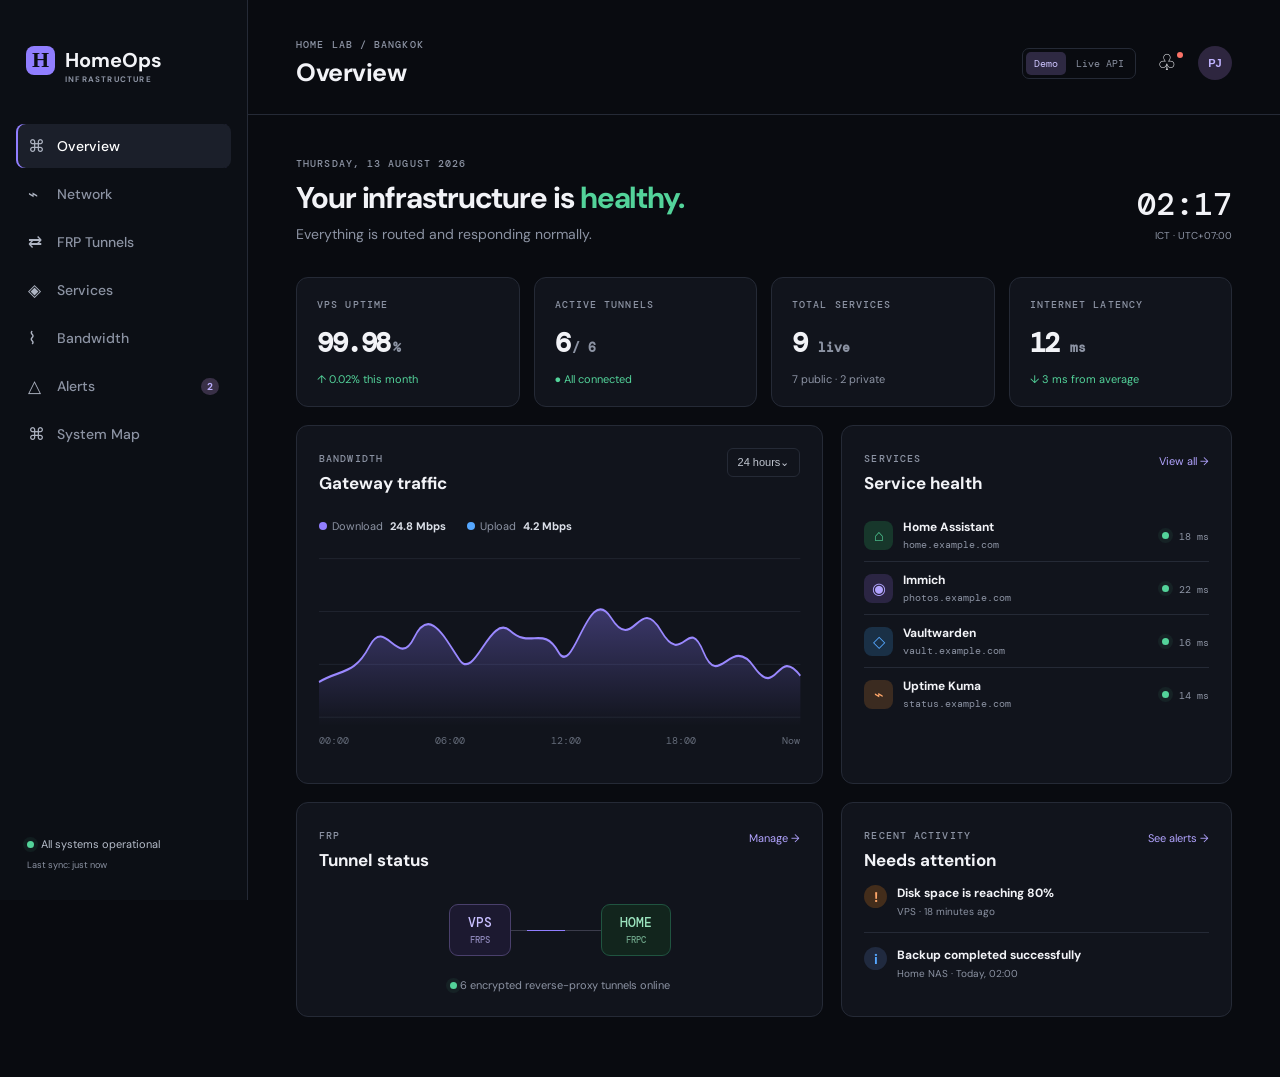
<file: index.html>
<!doctype html>
<html lang="th">
<head>
  <meta charset="UTF-8" />
  <meta name="viewport" content="width=device-width, initial-scale=1.0" />
  <meta name="theme-color" content="#090b10" />
  <title>HomeOps — Infrastructure</title>
  <link rel="preconnect" href="https://fonts.googleapis.com">
  <link rel="preconnect" href="https://fonts.gstatic.com" crossorigin>
  <link href="https://fonts.googleapis.com/css2?family=DM+Mono:wght@400;500&family=DM+Sans:wght@400;500;600;700&display=swap" rel="stylesheet">
  <link rel="stylesheet" href="styles.css" />
  <style>
    .mode-switch{border:1px solid #252a36;border-radius:7px;padding:3px;display:flex;gap:2px}.mode-switch button{color:#8c93a3;background:transparent;border:0;border-radius:5px;padding:5px 8px;cursor:pointer;font:10px 'DM Mono',monospace}.mode-switch button.active{background:#2e2942;color:#cec5ff}.toast{position:fixed;z-index:10;bottom:25px;right:25px;background:#222735;border:1px solid #3b4251;color:#e3e6ed;padding:12px 16px;border-radius:8px;font-size:12px;box-shadow:0 10px 30px #0008;opacity:0;transform:translateY(8px);pointer-events:none;transition:.2s}.toast.show{opacity:1;transform:none}@media(max-width:720px){.mode-switch{display:none}.toast{left:20px;right:20px;bottom:20px}}
  </style>
</head>
<body>
  <div class="app-shell">
    <aside class="sidebar" id="sidebar">
      <div class="brand"><span class="brand-mark">H</span><span>HomeOps</span><small>INFRASTRUCTURE</small></div>
      <nav class="nav" aria-label="Main navigation">
        <a class="active" href="#overview" data-page="overview"><i>⌘</i>Overview</a>
        <a href="#network" data-page="network"><i>⌁</i>Network</a>
        <a href="#tunnels" data-page="tunnels"><i>⇄</i>FRP Tunnels</a>
        <a href="#services" data-page="services"><i>◈</i>Services</a>
        <a href="#bandwidth" data-page="bandwidth"><i>⌇</i>Bandwidth</a>
        <a href="#alerts" data-page="alerts"><i>△</i>Alerts <b>2</b></a>
        <a href="#map" data-page="map"><i>⌘</i>System Map</a>
      </nav>
      <div class="sidebar-foot"><span class="pulse"></span>All systems operational<br><small>Last sync: just now</small></div>
    </aside>

    <main>
      <header class="topbar">
        <button class="menu-btn" aria-label="Open menu" id="menuBtn">☰</button>
        <div><p class="eyebrow">HOME LAB / BANGKOK</p><h1 id="pageTitle">Overview</h1></div>
        <div class="top-actions"><div class="mode-switch" role="group" aria-label="Data mode"><button class="active" data-mode="demo">Demo</button><button data-mode="live">Live API</button></div><button class="icon-btn" title="Notifications">♧<span></span></button><button class="avatar" id="logoutBtn" title="Sign out">PJ</button></div>
      </header>

      <section class="page active" id="overview">
        <div class="hero"><div><p class="eyebrow">THURSDAY, 13 AUGUST 2026</p><h2>Your infrastructure is <em>healthy.</em></h2><p class="muted">Everything is routed and responding normally.</p></div><div class="clock"><strong id="clock">--:--</strong><small>ICT · UTC+07:00</small></div></div>
        <div class="stats-grid">
          <article class="stat"><span class="label">VPS UPTIME</span><strong>99.98<small>%</small></strong><p class="good">↑ 0.02% this month</p></article>
          <article class="stat"><span class="label">ACTIVE TUNNELS</span><strong>6<small>/ 6</small></strong><p class="good">● All connected</p></article>
          <article class="stat"><span class="label">TOTAL SERVICES</span><strong>9<small> live</small></strong><p>7 public · 2 private</p></article>
          <article class="stat"><span class="label">INTERNET LATENCY</span><strong>12<small> ms</small></strong><p class="good">↓ 3 ms from average</p></article>
        </div>
        <div class="dashboard-grid">
          <article class="panel bandwidth-panel"><div class="panel-head"><div><span class="label">BANDWIDTH</span><h3>Gateway traffic</h3></div><button class="select">24 hours⌄</button></div><div class="legend"><span><i class="down"></i>Download <b id="downloadRate">24.8 Mbps</b></span><span><i class="up"></i>Upload <b id="uploadRate">4.2 Mbps</b></span></div><div class="chart"><svg viewBox="0 0 760 210" preserveAspectRatio="none" aria-label="Bandwidth chart"><defs><linearGradient id="fill" x1="0" x2="0" y1="0" y2="1"><stop stop-color="#8c7cff" stop-opacity=".35"/><stop offset="1" stop-color="#8c7cff" stop-opacity="0"/></linearGradient></defs><path class="grid" d="M0 20H760M0 80H760M0 140H760M0 200H760"/><path class="area" d="M0 160 C35 145 55 153 80 119 S125 147 150 110 S198 110 222 135 S270 81 302 102 S354 95 378 126 S425 45 461 87 S505 59 540 102 S582 82 607 126 S650 105 687 143 S723 118 760 153 V210H0Z"/><path class="line" d="M0 160 C35 145 55 153 80 119 S125 147 150 110 S198 110 222 135 S270 81 302 102 S354 95 378 126 S425 45 461 87 S505 59 540 102 S582 82 607 126 S650 105 687 143 S723 118 760 153"/></svg><div class="axis"><span>00:00</span><span>06:00</span><span>12:00</span><span>18:00</span><span>Now</span></div></div></article>
          <article class="panel services-panel"><div class="panel-head"><div><span class="label">SERVICES</span><h3>Service health</h3></div><a href="#services" class="text-link" data-page="services">View all →</a></div><div id="serviceList" class="service-list"></div></article>
          <article class="panel tunnel-panel"><div class="panel-head"><div><span class="label">FRP</span><h3>Tunnel status</h3></div><a href="#tunnels" class="text-link" data-page="tunnels">Manage →</a></div><div class="route"><div class="node vps">VPS<small>FRPS</small></div><div class="route-line"><span></span></div><div class="node home">HOME<small>FRPC</small></div></div><p class="route-note"><span class="pulse"></span> 6 encrypted reverse-proxy tunnels online</p></article>
          <article class="panel alerts-panel"><div class="panel-head"><div><span class="label">RECENT ACTIVITY</span><h3>Needs attention</h3></div><a href="#alerts" class="text-link" data-page="alerts">See alerts →</a></div><div class="alert warning"><span>!</span><p><b>Disk space is reaching 80%</b><small>VPS · 18 minutes ago</small></p></div><div class="alert info"><span>i</span><p><b>Backup completed successfully</b><small>Home NAS · Today, 02:00</small></p></div></article>
        </div>
      </section>

      <section class="page" id="network"><div class="section-intro"><h2>Network</h2><p>Live connectivity across your edge and home network.</p></div><div class="network-cards" id="networkCards"></div></section>
      <section class="page" id="tunnels"><div class="section-intro"><h2>FRP Tunnels</h2><p>Reverse proxy connections from your VPS to services at home.</p></div><div class="panel table-panel"><table><thead><tr><th>TUNNEL</th><th>LOCAL TARGET</th><th>PUBLIC ADDRESS</th><th>STATUS</th><th>LATENCY</th></tr></thead><tbody id="tunnelTable"></tbody></table></div></section>
      <section class="page" id="services">
        <div class="section-intro section-intro-actions"><div><h2>Services</h2><p>Applications currently exposed through Caddy and FRP.</p></div><button class="primary-btn" id="manageServicesBtn">Manage services</button></div>
        <div id="servicesGrid" class="services-grid"></div>
        <section class="panel service-editor" id="serviceEditor" hidden>
          <div class="panel-head"><div><span class="label">SERVICES.JSON</span><h3>Manage monitored services</h3></div><button class="text-btn" id="closeEditorBtn">Close</button></div>
          <p class="editor-help">Changes control HomeOps monitoring only; they do not change your FRPC configuration.</p>
          <form id="servicesForm">
            <div id="serviceFields"></div>
            <div class="editor-actions"><button class="select" type="button" id="addServiceBtn">Add service</button><button class="primary-btn" type="submit">Save services</button></div>
          </form>
        </section>
      </section>
      <section class="page" id="bandwidth"><div class="section-intro"><h2>Bandwidth</h2><p>Traffic history collected while Live API is active.</p></div><div class="panel bandwidth-history"><div class="panel-head"><div><span class="label">VPS NETWORK</span><h3>Download and upload</h3></div><div class="range-switch" role="group" aria-label="Bandwidth period"><button class="active" data-hours="24">24H</button><button data-hours="1">1H</button><button data-hours="168">7D</button></div></div><div class="bandwidth-legend"><span><i class="down"></i>Download</span><span><i class="up"></i>Upload</span></div><svg id="bandwidthChart" viewBox="0 0 1000 280" preserveAspectRatio="none" aria-label="Bandwidth history chart"></svg><p id="bandwidthEmpty" class="chart-empty">Switch to Live API and refresh at least twice to start collecting history.</p></div></section>
      <section class="page" id="alerts"><div class="section-intro"><h2>Alerts</h2><p>Recent infrastructure events and warnings.</p></div><div class="panel alert-feed" id="alertFeed"></div></section>
      <section class="page" id="map"><div class="section-intro"><h2>System Map</h2><p>Your request flow — no VPN required.</p></div><div class="panel map-panel"><div class="map-flow"><div class="map-node"><i>◎</i><b>Internet</b><small>Visitors & devices</small></div><div class="arrow">→<small>HTTPS :443</small></div><div class="map-node violet"><i>◆</i><b>Caddy</b><small>VPS · TLS & routing</small></div><div class="arrow">→<small>FRP</small></div><div class="map-node blue"><i>⇄</i><b>FRPS</b><small>VPS · public edge</small></div><div class="arrow">⇄<small>encrypted tunnel</small></div><div class="map-node green"><i>⌂</i><b>FRPC</b><small>Home · outbound</small></div><div class="arrow">→<small>LAN</small></div><div class="map-node orange"><i>◈</i><b>Services</b><small>NAS · apps · tools</small></div></div><div class="map-caption">Inbound requests terminate at Caddy on your VPS, then travel via FRP's outbound home connection to the appropriate local service.</div></div></section>
    </main>
  </div>
  <div class="toast" id="toast" role="status"></div>
  <script src="app.js"></script>
</body>
</html>
</file>
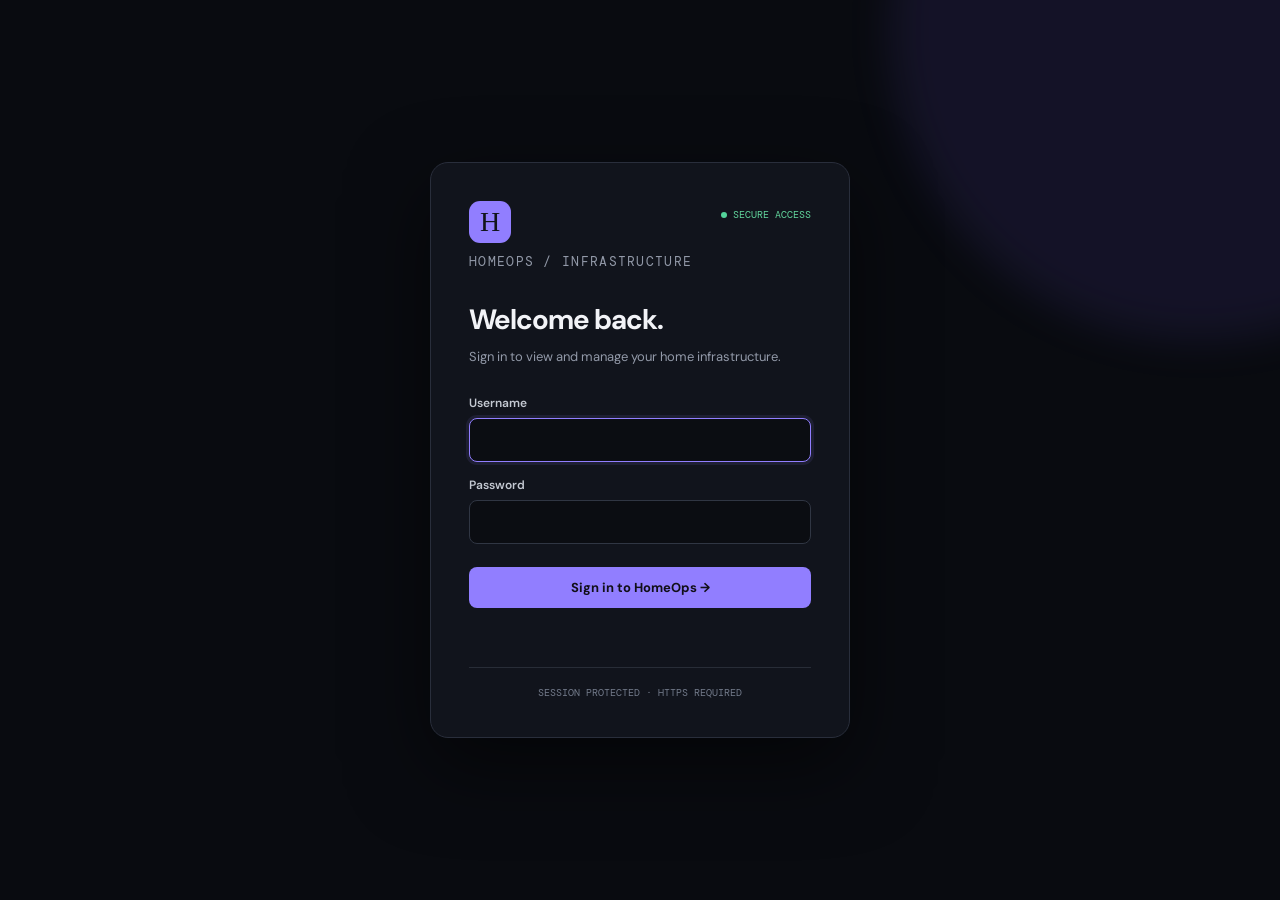
<file: login.html>
<!doctype html>
<html lang="th">
<head>
  <meta charset="UTF-8"><meta name="viewport" content="width=device-width,initial-scale=1.0">
  <title>Sign in — HomeOps</title>
  <link rel="preconnect" href="https://fonts.googleapis.com"><link rel="preconnect" href="https://fonts.gstatic.com" crossorigin>
  <link href="https://fonts.googleapis.com/css2?family=DM+Mono:wght@400;500&family=DM+Sans:wght@400;500;600;700&display=swap" rel="stylesheet">
  <style>
    :root{color-scheme:dark}*{box-sizing:border-box}body{margin:0;min-height:100vh;color:#f2f3f7;background:#090b10;font-family:'DM Sans',sans-serif;display:grid;place-items:center;padding:22px}.glow{position:fixed;width:620px;height:620px;border-radius:50%;background:#735cf51a;filter:blur(20px);top:-280px;right:-230px;pointer-events:none}.login{position:relative;width:min(100%,420px);background:#11141c;border:1px solid #292e3b;border-radius:18px;padding:38px;box-shadow:0 28px 80px #0008}.mark{width:42px;height:42px;display:grid;place-items:center;border-radius:11px;background:#917eff;color:#11141c;font:28px Georgia}.eyebrow{font:10px 'DM Mono',monospace;letter-spacing:1.3px;color:#8991a1;margin:25px 0 8px}.login h1{font-size:28px;letter-spacing:-1px;margin:0}.login>p{color:#9299a8;font-size:13px;line-height:1.6;margin:9px 0 28px}.field{display:grid;gap:7px;margin:15px 0}.field label{font-size:12px;color:#c4c9d2;font-weight:600}.field input{background:#0b0d12;border:1px solid #303643;border-radius:8px;color:#f3f4f7;padding:12px 13px;font:14px 'DM Sans',sans-serif;outline:0}.field input:focus{border-color:#917eff;box-shadow:0 0 0 3px #917eff1a}.submit{width:100%;border:0;background:#917eff;color:#110f18;border-radius:8px;padding:12px;cursor:pointer;font:700 13px 'DM Sans',sans-serif;margin-top:8px}.submit:hover{background:#a393ff}.submit:disabled{opacity:.55;cursor:wait}.error{min-height:20px;color:#ff9b88;font-size:12px;margin-top:14px}.foot{margin-top:25px;padding-top:18px;border-top:1px solid #282d37;color:#737b8b;font:10px 'DM Mono',monospace;text-align:center}.status{position:absolute;right:38px;top:45px;font:10px 'DM Mono',monospace;color:#62d69d}.status:before{content:'';display:inline-block;width:6px;height:6px;background:#53d39a;border-radius:50%;margin-right:6px}
  </style>
</head>
<body><div class="glow"></div><main class="login"><div class="mark">H</div><span class="status">SECURE ACCESS</span><p class="eyebrow">HOMEOPS / INFRASTRUCTURE</p><h1>Welcome back.</h1><p>Sign in to view and manage your home infrastructure.</p><form id="loginForm"><div class="field"><label for="username">Username</label><input id="username" name="username" autocomplete="username" required autofocus></div><div class="field"><label for="password">Password</label><input id="password" type="password" name="password" autocomplete="current-password" required></div><button class="submit" type="submit">Sign in to HomeOps →</button><div class="error" id="error" aria-live="polite"></div></form><div class="foot">SESSION PROTECTED · HTTPS REQUIRED</div></main><script src="auth.js"></script></body>
</html>
</file>
<file: styles.css>
:root{--bg:#090b10;--surface:#11141c;--surface2:#161a23;--line:#252a36;--text:#f2f3f7;--muted:#8c93a3;--purple:#917eff;--green:#53d39a;--blue:#55a7ff;--orange:#ffa76a}*{box-sizing:border-box}body{margin:0;background:var(--bg);color:var(--text);font-family:'DM Sans',sans-serif;font-size:14px}.app-shell{display:flex;min-height:100vh}.sidebar{position:fixed;z-index:5;width:248px;height:100vh;border-right:1px solid var(--line);padding:26px 16px;background:#0c0f15}.brand{height:68px;padding:0 10px;font-weight:700;font-size:20px;display:flex;align-items:center;gap:10px;position:relative}.brand-mark{display:grid;place-items:center;color:#0c0f15;background:var(--purple);font-family:Georgia;font-size:22px;width:29px;height:29px;border-radius:8px}.brand small{position:absolute;left:49px;top:48px;color:var(--muted);font-size:8px;letter-spacing:1.2px}.nav{margin-top:30px;display:grid;gap:4px}.nav a{color:var(--muted);text-decoration:none;padding:11px 12px;border-radius:8px;display:flex;align-items:center;gap:12px;font-weight:500}.nav a:hover,.nav a.active{color:white;background:#1b1f2a}.nav a.active{box-shadow:inset 2px 0 var(--purple)}.nav i{font-family:'DM Mono';font-style:normal;width:17px;font-size:17px;color:#aeb4c2}.nav b{margin-left:auto;background:#393047;color:#bcafff;border-radius:10px;font-size:10px;padding:2px 6px}.sidebar-foot{position:absolute;bottom:25px;left:27px;color:#b6bdca;font-size:11px;line-height:1.8}.sidebar-foot small{color:var(--muted)}.pulse,.online-dot{width:7px;height:7px;background:var(--green);border-radius:50%;display:inline-block;box-shadow:0 0 0 4px #53d39a12}.sidebar-foot .pulse{margin-right:7px}.topbar{height:115px;padding:28px 48px 16px;margin-left:248px;display:flex;justify-content:space-between;align-items:center;border-bottom:1px solid var(--line)}main{width:100%}h1,h2,h3,p{margin:0}h1{font-size:25px;letter-spacing:-.5px}.eyebrow,.label{font:500 10px 'DM Mono';color:var(--muted);letter-spacing:1.1px}.topbar .eyebrow{margin-bottom:5px}.top-actions{display:flex;align-items:center;gap:15px}.icon-btn,.avatar,.menu-btn,.select{border:0;background:transparent;color:var(--text);cursor:pointer}.icon-btn{font-size:22px;position:relative}.icon-btn span{position:absolute;width:6px;height:6px;border-radius:99px;background:#fa7267;right:0;top:3px}.avatar{background:#2e263f;color:#c0b3ff;font-weight:700;border-radius:50%;width:34px;height:34px;font-size:11px}.menu-btn{display:none}.page{display:none;max-width:1460px;padding:42px 48px 60px;margin-left:248px}.page.active{display:block}.hero{display:flex;justify-content:space-between;align-items:end;margin-bottom:34px}.hero h2{font-size:30px;letter-spacing:-1.1px;margin:8px 0}.hero em{font-style:normal;color:var(--green)}.muted,.section-intro p{color:var(--muted)}.clock{text-align:right}.clock strong{font:500 32px 'DM Mono';display:block}.clock small{color:var(--muted);font-size:10px}.stats-grid{display:grid;grid-template-columns:repeat(4,1fr);gap:14px;margin-bottom:18px}.stat,.panel,.network-card,.service-card{background:var(--surface);border:1px solid var(--line);border-radius:12px}.stat{padding:20px}.stat .label{display:block;margin-bottom:14px}.stat strong{font:600 27px 'DM Mono';letter-spacing:-1.5px}.stat strong small{color:var(--muted);font-size:13px;letter-spacing:0;margin-left:3px}.stat p{font-size:11px;color:var(--muted);margin-top:12px}.stat .good{color:var(--green)}.dashboard-grid{display:grid;grid-template-columns:1.35fr 1fr;gap:18px}.panel{padding:22px}.panel-head{display:flex;align-items:start;justify-content:space-between}.panel h3{font-size:17px;margin-top:6px}.select{border:1px solid var(--line);border-radius:6px;padding:7px 10px;font-size:11px;color:#c1c6d0}.text-link{color:#b2a4ff;text-decoration:none;font-size:11px;margin-top:6px}.legend{display:flex;gap:21px;margin:25px 0 8px;font-size:11px;color:var(--muted)}.legend i{width:8px;height:8px;display:inline-block;border-radius:50%;margin-right:5px}.legend .down{background:var(--purple)}.legend .up{background:var(--blue)}.legend b{color:#dce0e9;margin-left:4px}.chart{height:220px}.chart svg{height:185px;width:100%;overflow:visible}.grid{stroke:#252a36;stroke-width:1}.area{fill:url(#fill)}.line{fill:none;stroke:#9a88ff;stroke-width:2.5}.axis{display:flex;justify-content:space-between;color:#646b79;font:10px 'DM Mono';margin-top:4px}.service-list{margin-top:15px}.service-row{padding:10px 0;border-bottom:1px solid var(--line);display:flex;align-items:center;gap:10px}.service-row:last-child{border:0}.service-icon{width:29px;height:29px;border-radius:8px;display:grid;place-items:center;font-size:16px}.green{background:#17372b;color:var(--green)}.violet{background:#2b2543;color:#b2a4ff}.blue{background:#1a3046;color:var(--blue)}.orange{background:#3b2b20;color:var(--orange)}.gray{background:#292d35;color:#cbd0d9}.service-row div{flex:1}.service-row b{font-size:12px;display:block}.service-row small,.service-card p{color:var(--muted);font:10px 'DM Mono';display:block;margin-top:3px}.service-row>small{font-size:10px}.tunnel-panel{min-height:205px}.route{display:flex;align-items:center;justify-content:center;margin:33px 0 22px}.node{text-align:center;border:1px solid #4a406c;background:#1c1930;color:#c8bfff;border-radius:9px;padding:9px 18px;font:500 13px 'DM Mono'}.node.home{border-color:#205440;background:#12251d;color:#9ce4bf}.node small{display:block;font-size:9px;margin-top:3px;color:inherit;opacity:.65}.route-line{width:90px;height:1px;background:#3b3c4b;position:relative}.route-line span{position:absolute;width:42%;height:1px;background:var(--purple);left:18%;top:0;animation:travel 1.8s infinite}@keyframes travel{to{left:70%;opacity:0}}.route-note{text-align:center;font-size:11px;color:var(--muted)}.alerts-panel .alert{display:flex;gap:10px;padding:14px 0;border-bottom:1px solid var(--line)}.alerts-panel .alert:last-child{border:0}.alert>span,.feed-item>span{display:grid;place-items:center;min-width:23px;height:23px;border-radius:50%;font-weight:700}.warning>span{background:#432d1b;color:var(--orange)}.info>span{background:#202a3f;color:var(--blue)}.alert b{font-size:12px;display:block}.alert small{font-size:10px;color:var(--muted);margin-top:4px;display:block}.section-intro{margin-bottom:27px}.section-intro h2{font-size:29px;letter-spacing:-1px;margin-bottom:6px}.section-intro-actions{display:flex;align-items:end;justify-content:space-between;gap:16px}.primary-btn,.text-btn{border:0;border-radius:7px;cursor:pointer;font:600 12px 'DM Sans',sans-serif}.primary-btn{background:var(--purple);color:#17131f;padding:10px 14px}.primary-btn:hover{background:#a393ff}.text-btn{background:transparent;color:#b2a4ff;padding:5px}.network-cards,.services-grid{display:grid;grid-template-columns:repeat(3,1fr);gap:16px}.network-card{padding:24px;min-height:210px;position:relative}.network-card .online-dot{position:absolute;right:22px;top:25px}.network-num{font:12px 'DM Mono';color:#697181}.network-card .label{margin:32px 0 8px;display:block}.network-card h3{font-size:16px}.network-card p:not(.label){color:var(--muted);margin-top:7px;font-size:12px}.network-card footer{border-top:1px solid var(--line);padding-top:13px;margin-top:25px;color:var(--green);font-size:11px}.table-panel{padding:0;overflow:auto}table{border-collapse:collapse;width:100%;min-width:700px}th{text-align:left;color:var(--muted);font:10px 'DM Mono';letter-spacing:1px;padding:17px 22px;background:#0e1118}td{border-top:1px solid var(--line);padding:17px 22px;color:#c7ccd7;font-size:12px}td b{color:#f1f3f7}code{color:#9da6b8;font:11px 'DM Mono'}.status-pill{display:inline-block;background:#17372b;color:var(--green);border-radius:20px;padding:4px 8px;font:10px 'DM Mono'}.status-pill.private{background:#2c2c36;color:#aab0bd}.services-grid{grid-template-columns:repeat(3,1fr)}.service-card{padding:22px;display:grid;grid-template-columns:40px 1fr auto;align-items:center;gap:11px}.service-card .service-icon{width:38px;height:38px}.service-card h3{font-size:15px}.service-card footer{grid-column:1/-1;border-top:1px solid var(--line);padding-top:14px;margin-top:13px;color:var(--muted);font-size:11px;display:flex;justify-content:space-between}.service-card footer b{color:#d7dbe3}.service-editor{margin-top:24px}.editor-help{color:var(--muted);font-size:12px;line-height:1.5;margin:17px 0}.service-config{border-top:1px solid var(--line);padding:18px 0}.service-config-head{display:flex;align-items:center;justify-content:space-between;margin-bottom:14px}.service-config-head b{font-size:13px}.field-grid{display:grid;grid-template-columns:repeat(3,1fr);gap:12px}.config-field{display:grid;gap:6px}.config-field label{color:var(--muted);font:10px 'DM Mono'}.config-field input,.config-field select{width:100%;background:#0b0d12;border:1px solid #303643;border-radius:7px;color:var(--text);padding:9px;font:12px 'DM Mono'}.config-field input:focus,.config-field select:focus{border-color:var(--purple);outline:0}.editor-actions{border-top:1px solid var(--line);padding-top:18px;margin-top:4px;display:flex;justify-content:space-between}.bandwidth-history{min-height:390px}.range-switch{display:flex;border:1px solid var(--line);border-radius:7px;padding:3px;gap:2px}.range-switch button{border:0;border-radius:5px;background:transparent;color:var(--muted);cursor:pointer;padding:6px 9px;font:10px 'DM Mono'}.range-switch button.active{color:#d8d1ff;background:#2e2942}.bandwidth-legend{display:flex;gap:20px;color:var(--muted);font-size:11px;margin:25px 0 7px}.bandwidth-legend i{display:inline-block;width:8px;height:8px;border-radius:50%;margin-right:5px}.bandwidth-legend .down{background:var(--purple)}.bandwidth-legend .up{background:var(--blue)}#bandwidthChart{width:100%;height:275px;overflow:visible}.chart-grid line{stroke:var(--line);stroke-width:1}.chart-download,.chart-upload{fill:none;stroke-width:3;stroke-linejoin:round;stroke-linecap:round}.chart-download{stroke:var(--purple)}.chart-upload{stroke:var(--blue)}#bandwidthChart text{fill:var(--muted);font:10px 'DM Mono'}.chart-empty{text-align:center;color:var(--muted);font-size:12px;margin-top:110px}.large-placeholder{text-align:center;padding:100px 20px}.large-placeholder span{font-size:36px;color:var(--purple)}.large-placeholder h3{margin:14px 0 7px}.large-placeholder p{color:var(--muted)}.alert-feed{padding:0}.feed-item{display:flex;gap:14px;padding:22px;border-bottom:1px solid var(--line)}.feed-item:last-child{border:0}.feed-item h3{font-size:14px}.feed-item p{color:#aeb4c1;font-size:11px;margin:5px 0}.feed-item small{color:var(--muted);font-size:11px}.map-panel{padding:60px 30px}.map-flow{display:flex;align-items:center;justify-content:center}.map-node{padding:20px 15px;width:134px;text-align:center;background:#1b1e27;border:1px solid #353946;border-radius:12px}.map-node i{display:block;font-size:23px;font-style:normal;color:#bac1d0;margin-bottom:8px}.map-node b{display:block;font-size:13px}.map-node small{font-size:9px;color:var(--muted);margin-top:5px;display:block}.map-node.violet{border-color:#504478}.map-node.violet i{color:#b2a4ff}.map-node.blue{border-color:#315777}.map-node.blue i{color:var(--blue)}.map-node.green{border-color:#2b674b}.map-node.green i{color:var(--green)}.map-node.orange{border-color:#805534}.map-node.orange i{color:var(--orange)}.arrow{color:#777f91;font-size:25px;text-align:center}.arrow small{font:9px 'DM Mono';display:block;color:#717889;white-space:nowrap}.map-caption{text-align:center;color:var(--muted);font-size:12px;max-width:640px;margin:45px auto 0;line-height:1.7}@media(max-width:1050px){.stats-grid{grid-template-columns:repeat(2,1fr)}.dashboard-grid{grid-template-columns:1fr}.services-grid,.network-cards{grid-template-columns:repeat(2,1fr)}.map-flow{flex-wrap:wrap;gap:15px}.arrow{transform:rotate(0)}}@media(max-width:720px){.sidebar{transform:translateX(-100%);transition:.2s}.nav-open .sidebar{transform:translateX(0);box-shadow:20px 0 40px #0008}.topbar{margin-left:0;height:82px;padding:16px 20px}.page{margin-left:0;padding:28px 20px}.menu-btn{display:block;font-size:22px;margin-right:10px}.topbar>div:first-of-type{margin-right:auto}.topbar h1{font-size:21px}.topbar .eyebrow{font-size:8px}.hero{align-items:start}.hero h2{font-size:25px}.clock{display:none}.stats-grid,.services-grid,.network-cards,.field-grid{grid-template-columns:1fr}.section-intro-actions{align-items:start}.stat{padding:17px}.map-panel{padding:25px 12px}.map-flow{display:grid;grid-template-columns:1fr;justify-items:center}.arrow{transform:rotate(90deg);height:38px}.map-node{width:180px}.chart{height:190px}.chart svg{height:155px}.dashboard-grid{gap:14px}}
</file>
